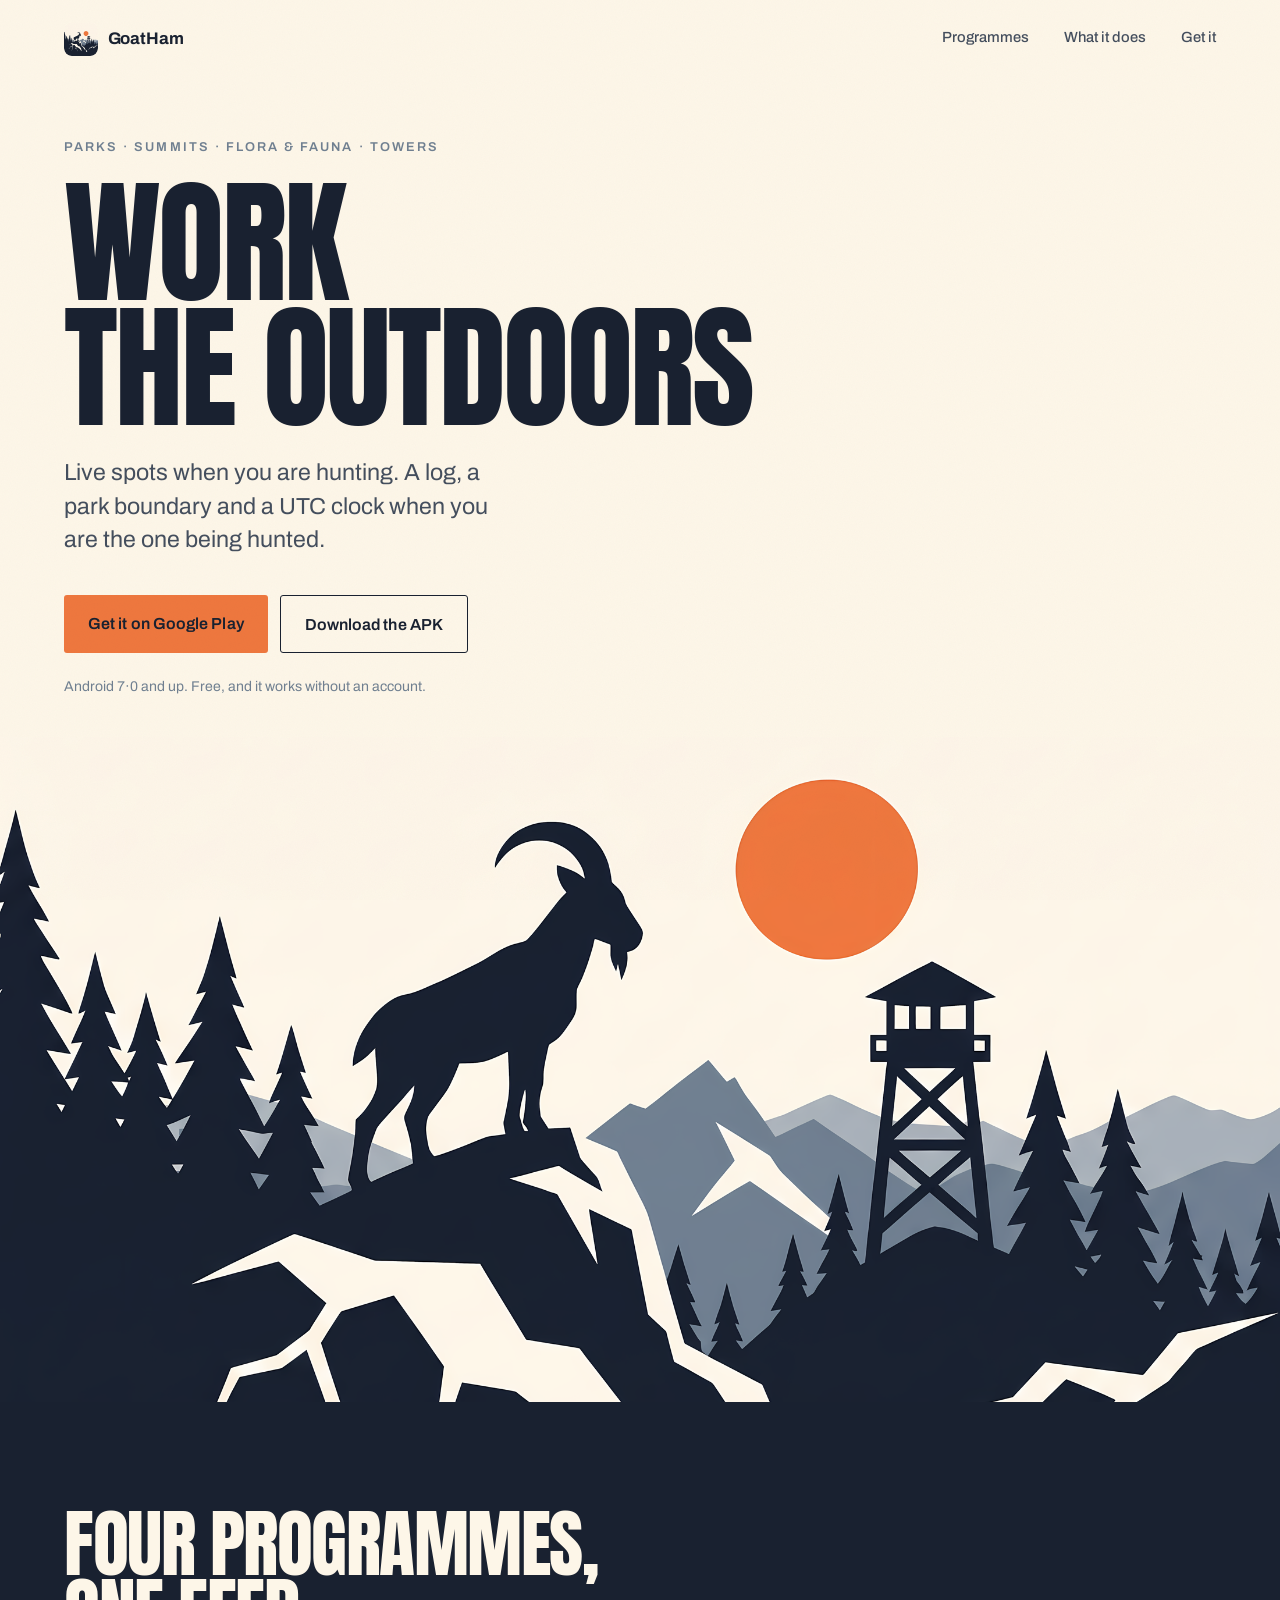
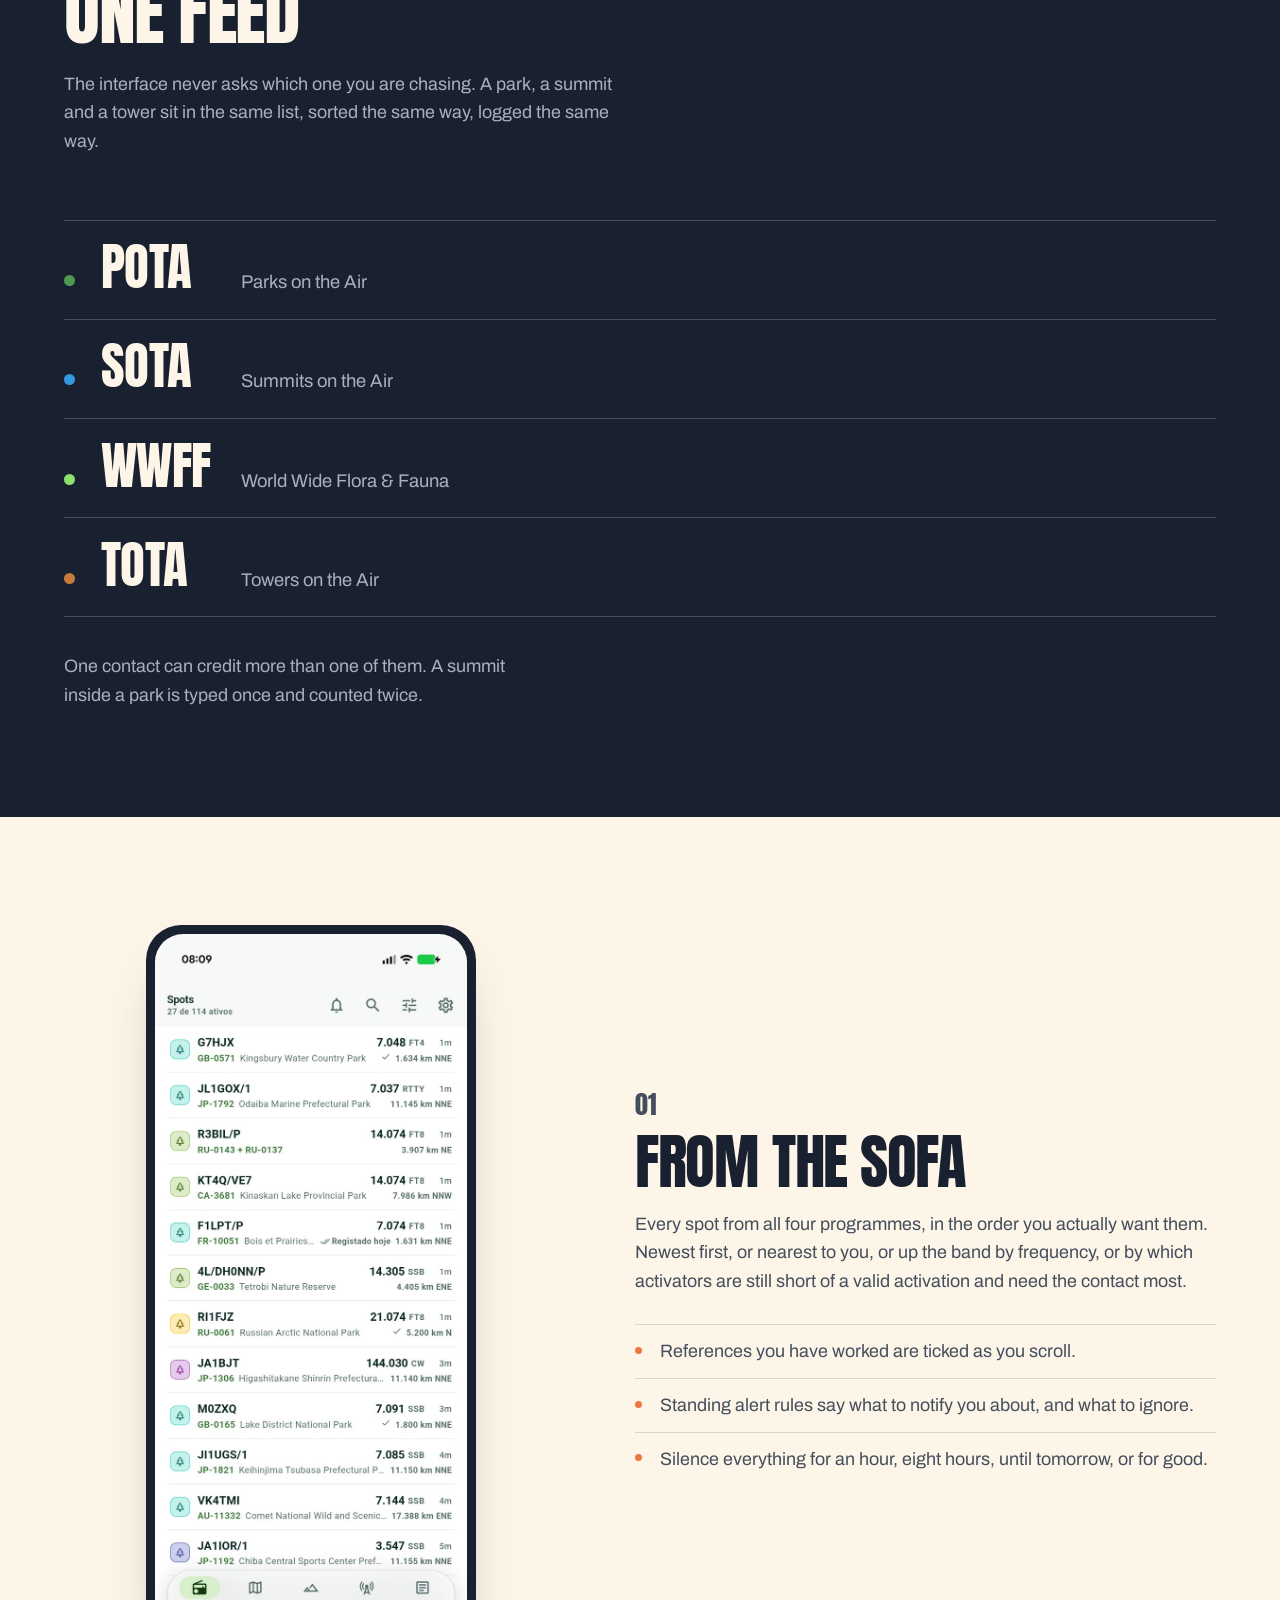
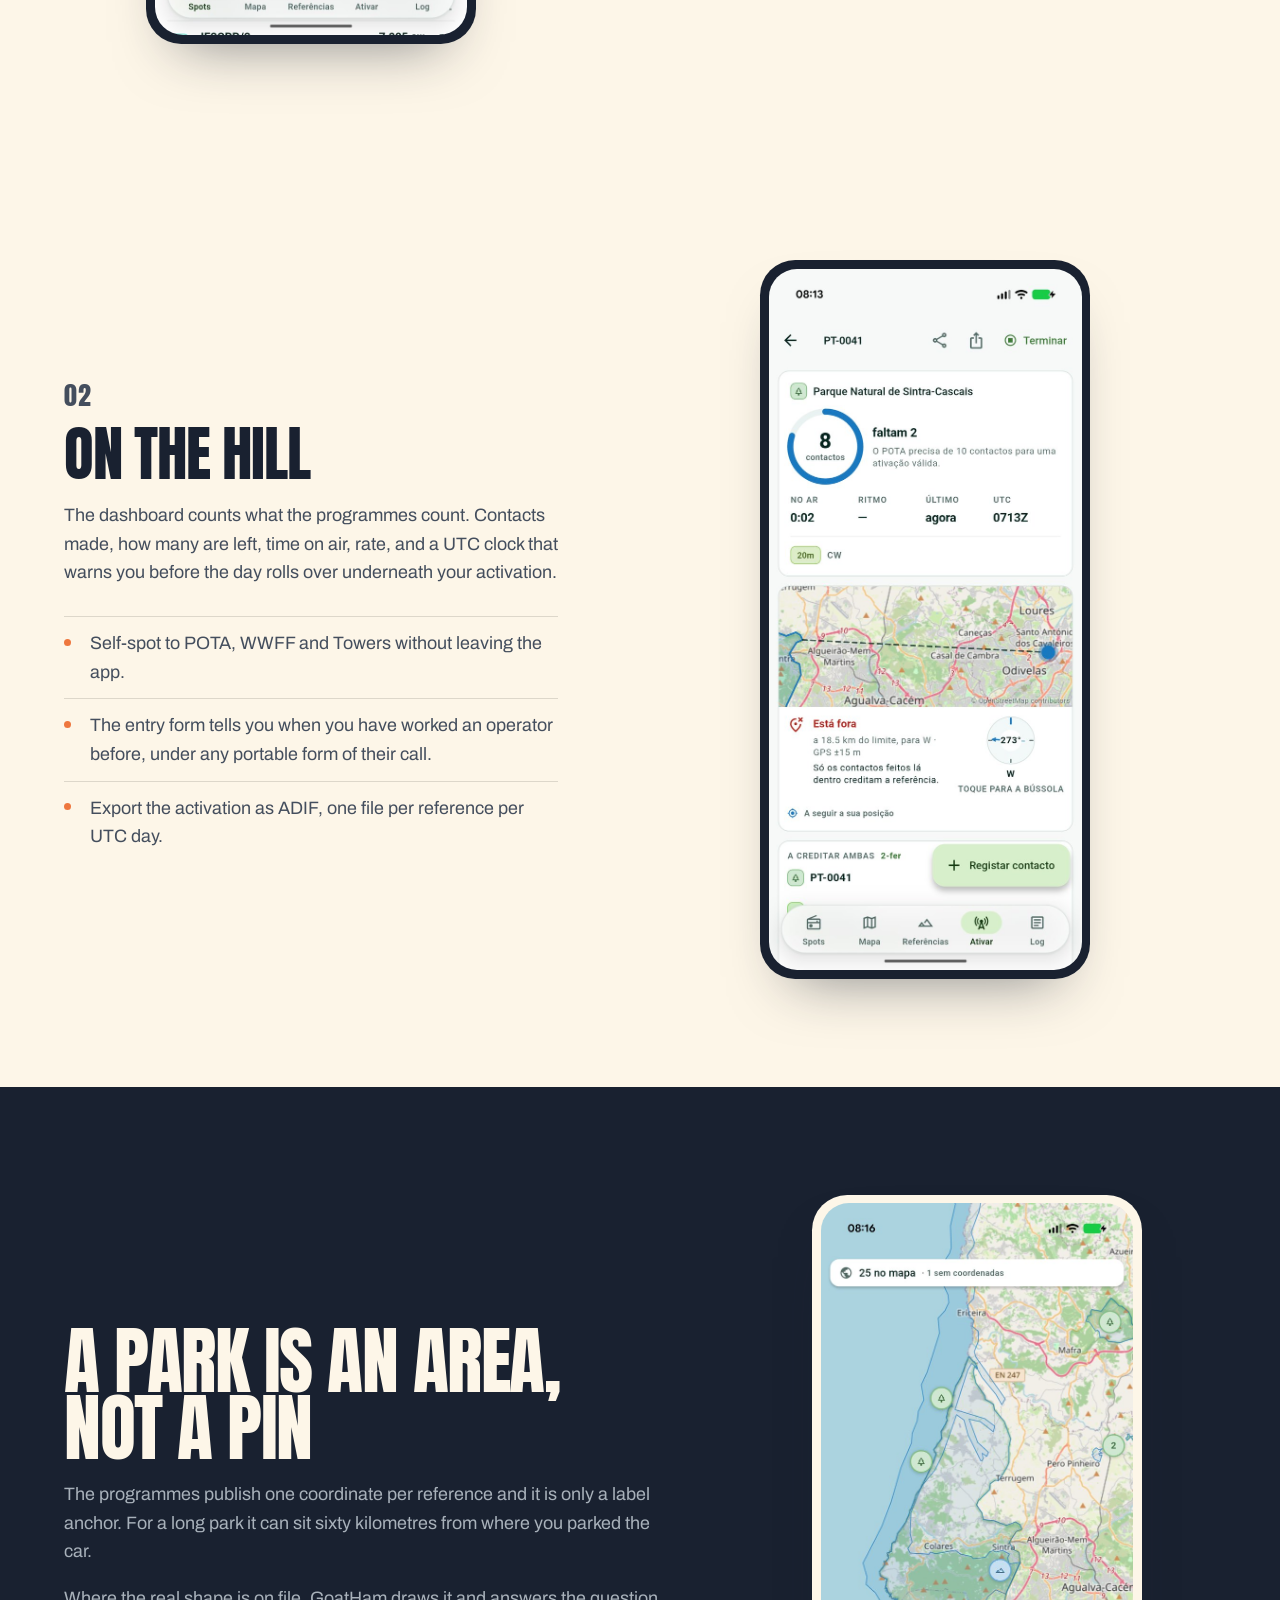
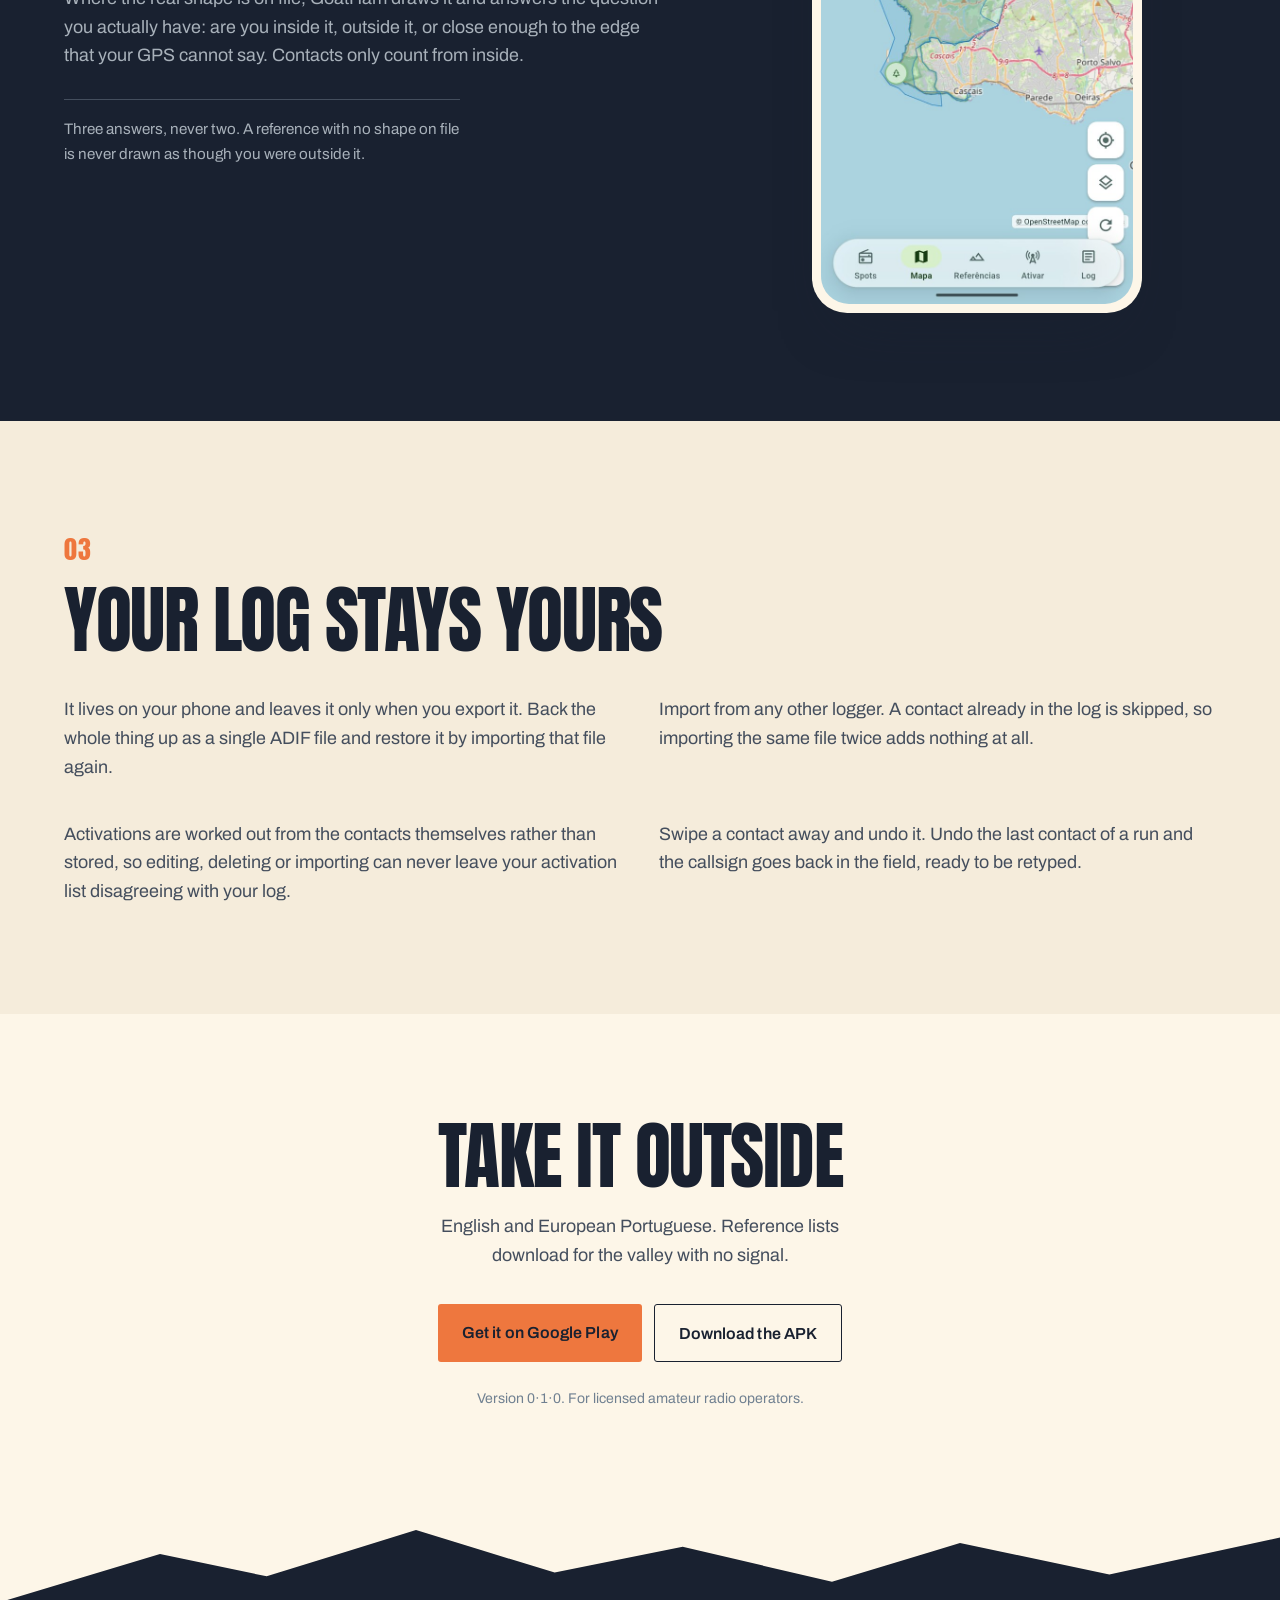
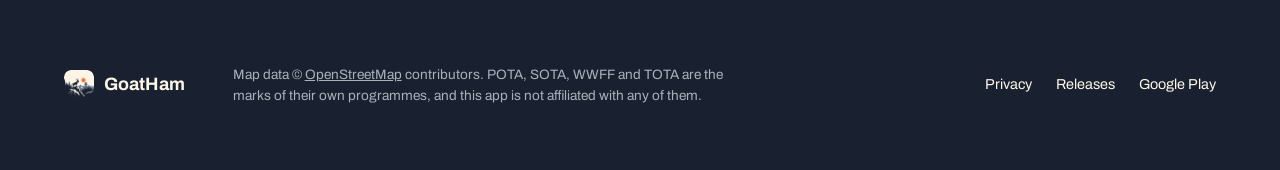
<file: index.html>
<!doctype html>
<html lang="en">
<head>
<meta charset="utf-8">
<meta name="viewport" content="width=device-width, initial-scale=1">
<title>GoatHam</title>
<meta name="description" content="A field companion for POTA, SOTA, WWFF and Towers on the Air. Live spots when you are hunting, and a log, a boundary and a UTC clock when you are the one on the hill.">

<meta property="og:title" content="GoatHam">
<meta property="og:description" content="Parks, summits and towers. One log. A field companion for POTA, SOTA, WWFF and Towers on the Air.">
<meta property="og:type" content="website">
<meta property="og:image" content="assets/og.png">
<meta name="twitter:card" content="summary_large_image">

<link rel="icon" href="assets/icon-32.png" sizes="32x32">
<link rel="apple-touch-icon" href="assets/icon-180.png">

<link rel="preconnect" href="https://fonts.googleapis.com">
<link rel="preconnect" href="https://fonts.gstatic.com" crossorigin>
<link href="https://fonts.googleapis.com/css2?family=Anton&family=Archivo:wght@400;500;600;700&display=swap" rel="stylesheet">
<link rel="stylesheet" href="styles.css">
</head>

<body>
<div class="grain" aria-hidden="true"></div>

<header class="topbar">
  <a class="wordmark" href="#top">
    <img src="assets/mark.png" alt="" width="34" height="34">
    <span>GoatHam</span>
  </a>
  <nav>
    <a href="#programmes">Programmes</a>
    <a href="#hunting">What it does</a>
    <a href="#get">Get it</a>
  </nav>
</header>

<main id="top">

  <!-- ─────────── hero ─────────── -->
  <section class="hero">
    <div class="hero-type">
      <p class="kicker reveal">Parks &middot; Summits &middot; Flora &amp; Fauna &middot; Towers</p>
      <h1 class="reveal" style="--d:60ms">Work<br>the outdoors</h1>
      <p class="lede reveal" style="--d:120ms">
        Live spots when you are hunting. A log, a park boundary and a UTC clock
        when you are the one being hunted.
      </p>
      <div class="actions reveal" style="--d:180ms">
        <a class="btn btn-primary" href="https://play.google.com/store/apps/details?id=com.jcalado.goatham">Get it on Google Play</a>
        <a class="btn btn-ghost" href="https://github.com/jcalado/goatham-site/releases">Download the APK</a>
      </div>
      <p class="fineprint reveal" style="--d:220ms">Android 7&middot;0 and up. Free, and it works without an account.</p>
    </div>

    <div class="hero-art reveal" style="--d:100ms">
      <img src="assets/ridge.png" alt="An ibex standing on a crag above a pine forest, a fire lookout tower on the ridge behind it, and a low orange sun." width="2200" height="1375">
    </div>
  </section>

  <!-- ─────────── programmes ─────────── -->
  <section class="programmes" id="programmes">
    <div class="wrap">
      <h2 class="section-head">Four programmes,<br>one feed</h2>
      <p class="section-lede">
        The interface never asks which one you are chasing. A park, a summit and
        a tower sit in the same list, sorted the same way, logged the same way.
      </p>
      <ul class="prog-list">
        <li><span class="dot" style="--c:#4F9A52"></span><b>POTA</b><span class="prog-full">Parks on the Air</span></li>
        <li><span class="dot" style="--c:#3299E1"></span><b>SOTA</b><span class="prog-full">Summits on the Air</span></li>
        <li><span class="dot" style="--c:#8CE16C"></span><b>WWFF</b><span class="prog-full">World Wide Flora &amp; Fauna</span></li>
        <li><span class="dot" style="--c:#C77B3C"></span><b>TOTA</b><span class="prog-full">Towers on the Air</span></li>
      </ul>
      <p class="prog-note">
        One contact can credit more than one of them. A summit inside a park is
        typed once and counted twice.
      </p>
    </div>
  </section>

  <!-- ─────────── act 1 ─────────── -->
  <section class="act" id="hunting">
    <div class="act-art">
      <div class="frame"><img src="assets/shot-spots.jpg" alt="The spot list, showing activators with their park reference, frequency, mode and distance." width="660" height="1481" loading="lazy"></div>
    </div>
    <div class="act-copy">
      <p class="act-no">01</p>
      <h2>From the sofa</h2>
      <p>
        Every spot from all four programmes, in the order you actually want them.
        Newest first, or nearest to you, or up the band by frequency, or by which
        activators are still short of a valid activation and need the contact most.
      </p>
      <ul class="plain">
        <li>References you have worked are ticked as you scroll.</li>
        <li>Standing alert rules say what to notify you about, and what to ignore.</li>
        <li>Silence everything for an hour, eight hours, until tomorrow, or for good.</li>
      </ul>
    </div>
  </section>

  <!-- ─────────── act 2 ─────────── -->
  <section class="act act-flip">
    <div class="act-art">
      <div class="frame"><img src="assets/shot-field.jpg" alt="An activation in progress: eight contacts of the ten POTA needs, time on air, the UTC clock, and a card saying the operator is 18.5 km outside the park boundary." width="660" height="1481" loading="lazy"></div>
    </div>
    <div class="act-copy">
      <p class="act-no">02</p>
      <h2>On the hill</h2>
      <p>
        The dashboard counts what the programmes count. Contacts made, how many
        are left, time on air, rate, and a UTC clock that warns you before the
        day rolls over underneath your activation.
      </p>
      <ul class="plain">
        <li>Self-spot to POTA, WWFF and Towers without leaving the app.</li>
        <li>The entry form tells you when you have worked an operator before, under any portable form of their call.</li>
        <li>Export the activation as ADIF, one file per reference per UTC day.</li>
      </ul>
    </div>
  </section>

  <!-- ─────────── boundary ─────────── -->
  <section class="boundary">
    <div class="wrap boundary-inner">
      <div class="boundary-copy">
        <h2 class="section-head light">A park is an area,<br>not a pin</h2>
        <p>
          The programmes publish one coordinate per reference and it is only a
          label anchor. For a long park it can sit sixty kilometres from where
          you parked the car.
        </p>
        <p>
          Where the real shape is on file, GoatHam draws it and answers the
          question you actually have: are you inside it, outside it, or close
          enough to the edge that your GPS cannot say. Contacts only count from
          inside.
        </p>
        <p class="aside">
          Three answers, never two. A reference with no shape on file is never
          drawn as though you were outside it.
        </p>
      </div>
      <div class="boundary-art">
        <div class="frame frame-light"><img src="assets/shot-map.jpg" alt="The map around Sintra and Cascais with real park boundaries outlined, clustered reference markers, and the operator's position." width="660" height="1481" loading="lazy"></div>
      </div>
    </div>
  </section>

  <!-- ─────────── act 3, the log ─────────── -->
  <section class="log">
    <div class="wrap">
      <p class="act-no">03</p>
      <h2 class="section-head">Your log stays yours</h2>
      <div class="log-grid">
        <p>
          It lives on your phone and leaves it only when you export it. Back the
          whole thing up as a single ADIF file and restore it by importing that
          file again.
        </p>
        <p>
          Import from any other logger. A contact already in the log is skipped,
          so importing the same file twice adds nothing at all.
        </p>
        <p>
          Activations are worked out from the contacts themselves rather than
          stored, so editing, deleting or importing can never leave your
          activation list disagreeing with your log.
        </p>
        <p>
          Swipe a contact away and undo it. Undo the last contact of a run and
          the callsign goes back in the field, ready to be retyped.
        </p>
      </div>
    </div>
  </section>

  <!-- ─────────── get it ─────────── -->
  <section class="get" id="get">
    <div class="wrap get-inner">
      <h2 class="section-head">Take it outside</h2>
      <p class="get-lede">
        English and European Portuguese. Reference lists download for the valley
        with no signal.
      </p>
      <div class="actions">
        <a class="btn btn-primary" href="https://play.google.com/store/apps/details?id=com.jcalado.goatham">Get it on Google Play</a>
        <a class="btn btn-ghost" href="https://github.com/jcalado/goatham-site/releases">Download the APK</a>
      </div>
      <p class="fineprint">Version 0&middot;1&middot;0. For licensed amateur radio operators.</p>
    </div>
  </section>

  <!-- the range rises out of the page and becomes the footer -->
  <svg class="ridge-rule" viewBox="0 0 1200 90" preserveAspectRatio="none" aria-hidden="true">
    <path d="M0 90 L150 38 L250 62 L390 12 L520 58 L640 30 L780 68 L900 26 L1040 60 L1200 20 L1200 90 Z" fill="currentColor"/>
  </svg>
</main>

<footer>
  <div class="wrap foot-inner">
    <div class="foot-brand">
      <img src="assets/mark.png" alt="" width="30" height="30">
      <span>GoatHam</span>
    </div>
    <p class="foot-legal">
      Map data &copy; <a href="https://www.openstreetmap.org/copyright">OpenStreetMap</a> contributors.
      POTA, SOTA, WWFF and TOTA are the marks of their own programmes, and this
      app is not affiliated with any of them.
    </p>
    <nav class="foot-links">
      <a href="privacy.html">Privacy</a>
      <a href="https://github.com/jcalado/goatham-site/releases">Releases</a>
      <a href="https://play.google.com/store/apps/details?id=com.jcalado.goatham">Google Play</a>
    </nav>
  </div>
</footer>

<script>
(function () {
  if (window.matchMedia('(prefers-reduced-motion: reduce)').matches) {
    document.querySelectorAll('.reveal').forEach(function (n) { n.classList.add('in'); });
    return;
  }
  document.querySelectorAll('.hero .reveal').forEach(function (n) { n.classList.add('in'); });
  var io = new IntersectionObserver(function (entries) {
    entries.forEach(function (e) {
      if (e.isIntersecting) { e.target.classList.add('in'); io.unobserve(e.target); }
    });
  }, { rootMargin: '0px 0px -12% 0px' });
  document.querySelectorAll('section:not(.hero) > *, .act-copy, .act-art, .boundary-copy, .boundary-art')
    .forEach(function (n) { n.classList.add('reveal'); io.observe(n); });
})();
</script>
</body>
</html>
</file>
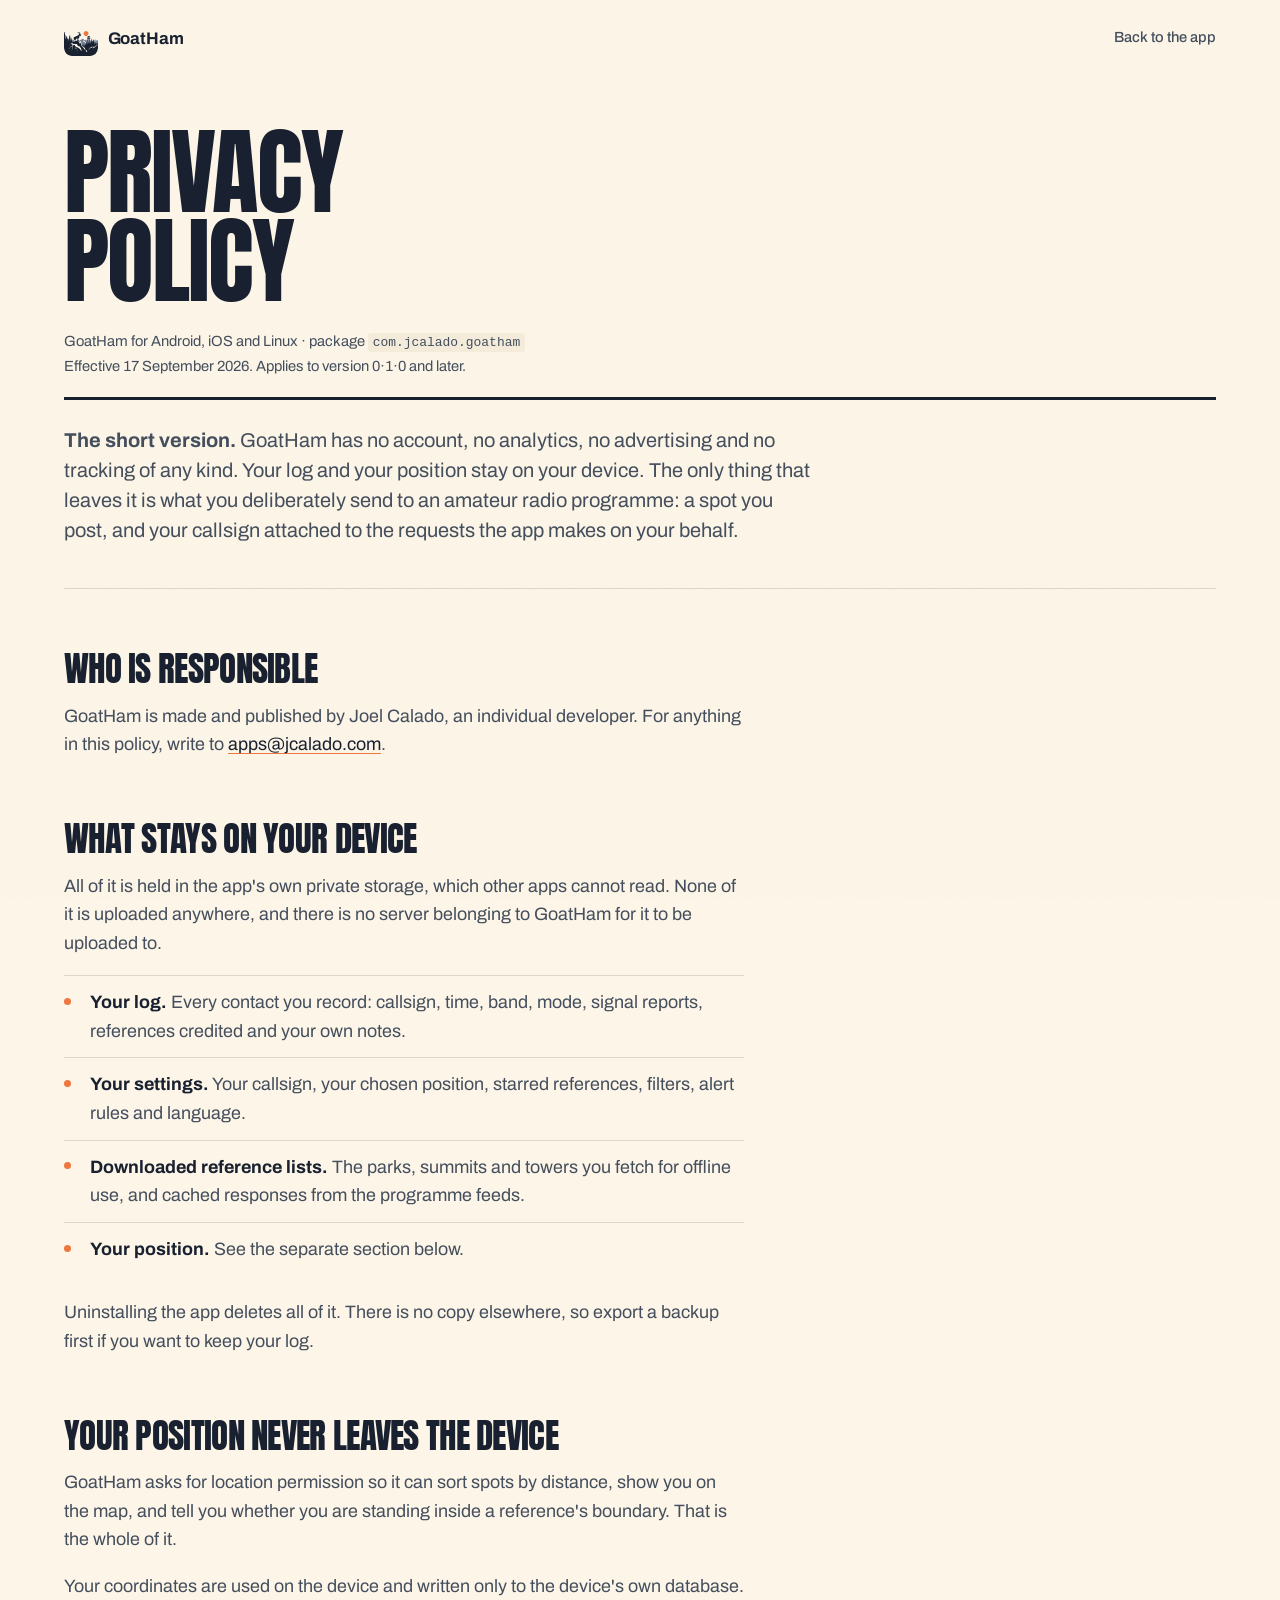
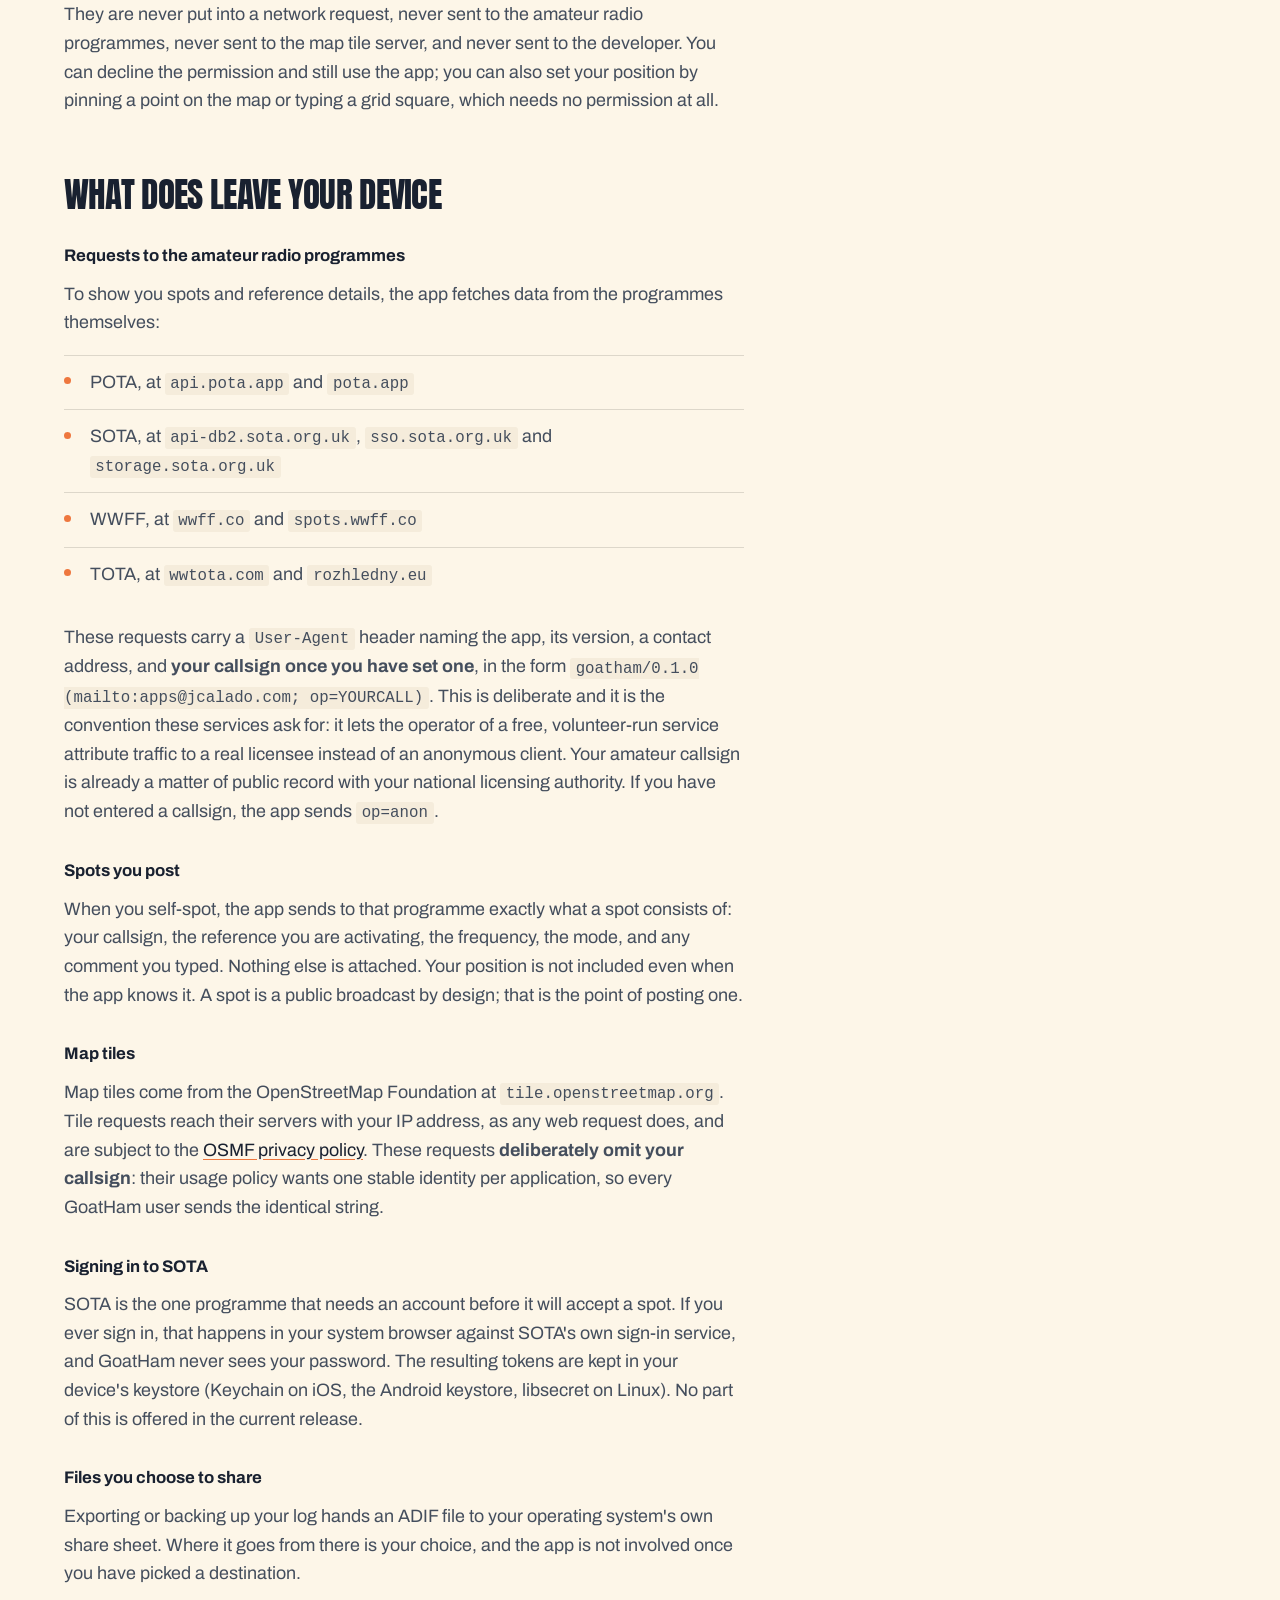
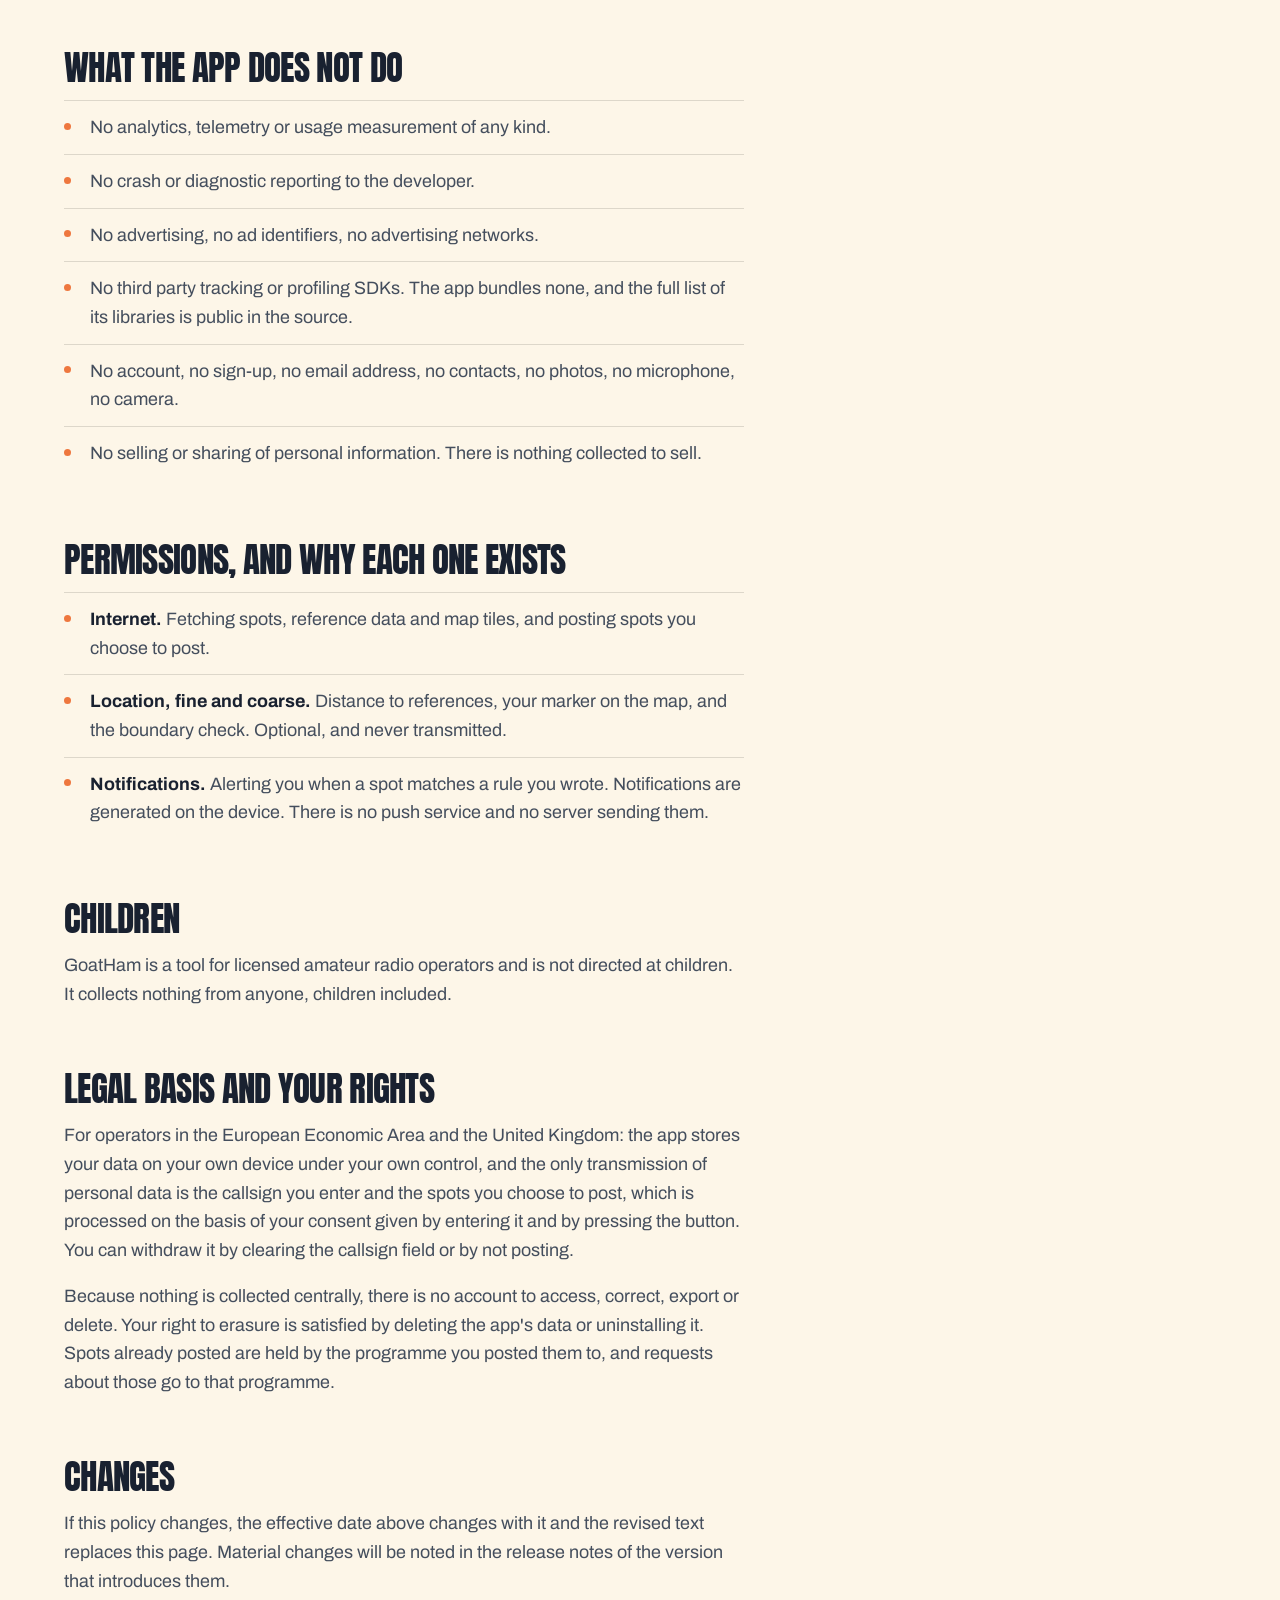
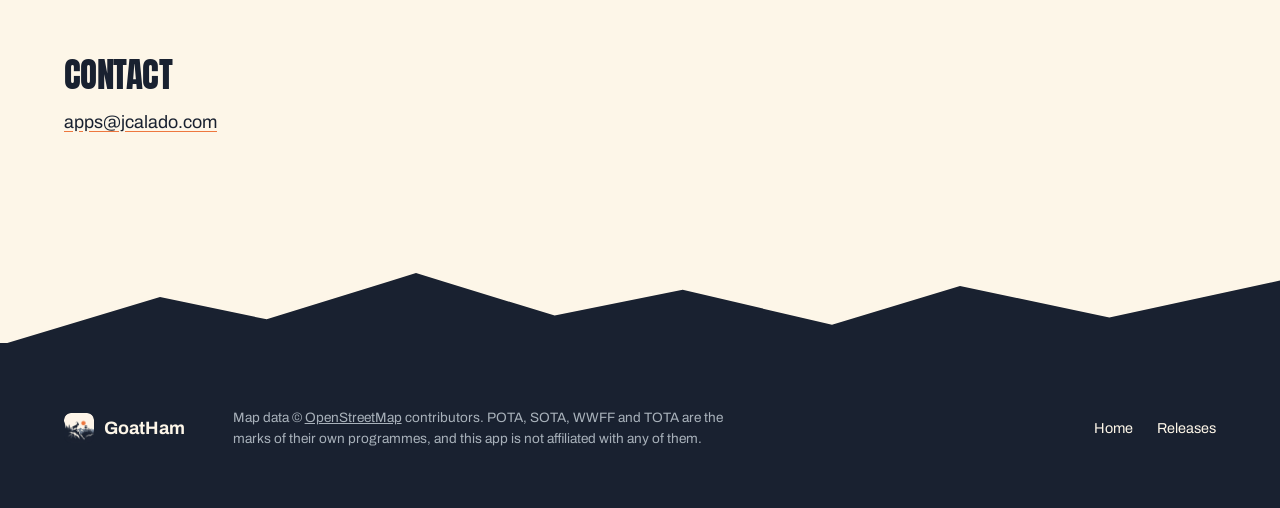
<file: privacy.html>
<!doctype html>
<html lang="en">
<head>
<meta charset="utf-8">
<meta name="viewport" content="width=device-width, initial-scale=1">
<title>Privacy policy &middot; GoatHam</title>
<meta name="description" content="What GoatHam stores on your device, what it sends to the amateur radio programmes, and what it never collects.">
<meta name="robots" content="index, follow">

<link rel="icon" href="assets/icon-32.png" sizes="32x32">
<link rel="apple-touch-icon" href="assets/icon-180.png">

<link rel="preconnect" href="https://fonts.googleapis.com">
<link rel="preconnect" href="https://fonts.gstatic.com" crossorigin>
<link href="https://fonts.googleapis.com/css2?family=Anton&family=Archivo:wght@400;500;600;700&display=swap" rel="stylesheet">
<link rel="stylesheet" href="styles.css">
</head>

<body>
<div class="grain" aria-hidden="true"></div>

<header class="topbar">
  <a class="wordmark" href="index.html">
    <img src="assets/mark.png" alt="" width="34" height="34">
    <span>GoatHam</span>
  </a>
  <nav><a href="index.html">Back to the app</a></nav>
</header>

<main class="doc">
  <div class="wrap">

    <h1 class="doc-title">Privacy<br>policy</h1>
    <p class="doc-meta">GoatHam for Android, iOS and Linux &middot; package <code>com.jcalado.goatham</code><br>
      Effective 17 September 2026. Applies to version 0&middot;1&middot;0 and later.</p>

    <div class="doc-summary">
      <p><b>The short version.</b> GoatHam has no account, no analytics, no
      advertising and no tracking of any kind. Your log and your position stay
      on your device. The only thing that leaves it is what you deliberately
      send to an amateur radio programme: a spot you post, and your callsign
      attached to the requests the app makes on your behalf.</p>
    </div>

    <h2>Who is responsible</h2>
    <p>
      GoatHam is made and published by Joel Calado, an individual developer.
      For anything in this policy, write to
      <a href="mailto:apps@jcalado.com">apps@jcalado.com</a>.
    </p>

    <h2>What stays on your device</h2>
    <p>
      All of it is held in the app's own private storage, which other apps
      cannot read. None of it is uploaded anywhere, and there is no server
      belonging to GoatHam for it to be uploaded to.
    </p>
    <ul class="plain doc-list">
      <li><b>Your log.</b> Every contact you record: callsign, time, band, mode,
        signal reports, references credited and your own notes.</li>
      <li><b>Your settings.</b> Your callsign, your chosen position, starred
        references, filters, alert rules and language.</li>
      <li><b>Downloaded reference lists.</b> The parks, summits and towers you
        fetch for offline use, and cached responses from the programme feeds.</li>
      <li><b>Your position.</b> See the separate section below.</li>
    </ul>
    <p>
      Uninstalling the app deletes all of it. There is no copy elsewhere, so
      export a backup first if you want to keep your log.
    </p>

    <h2>Your position never leaves the device</h2>
    <p>
      GoatHam asks for location permission so it can sort spots by distance,
      show you on the map, and tell you whether you are standing inside a
      reference's boundary. That is the whole of it.
    </p>
    <p>
      Your coordinates are used on the device and written only to the device's
      own database. They are never put into a network request, never sent to
      the amateur radio programmes, never sent to the map tile server, and
      never sent to the developer. You can decline the permission and still use
      the app; you can also set your position by pinning a point on the map or
      typing a grid square, which needs no permission at all.
    </p>

    <h2>What does leave your device</h2>

    <h3>Requests to the amateur radio programmes</h3>
    <p>
      To show you spots and reference details, the app fetches data from the
      programmes themselves:
    </p>
    <ul class="plain doc-list">
      <li>POTA, at <code>api.pota.app</code> and <code>pota.app</code></li>
      <li>SOTA, at <code>api-db2.sota.org.uk</code>, <code>sso.sota.org.uk</code> and <code>storage.sota.org.uk</code></li>
      <li>WWFF, at <code>wwff.co</code> and <code>spots.wwff.co</code></li>
      <li>TOTA, at <code>wwtota.com</code> and <code>rozhledny.eu</code></li>
    </ul>
    <p>
      These requests carry a <code>User-Agent</code> header naming the app, its
      version, a contact address, and <b>your callsign once you have set one</b>,
      in the form <code>goatham/0.1.0 (mailto:apps@jcalado.com; op=YOURCALL)</code>.
      This is deliberate and it is the convention these services ask for: it
      lets the operator of a free, volunteer-run service attribute traffic to a
      real licensee instead of an anonymous client. Your amateur callsign is
      already a matter of public record with your national licensing authority.
      If you have not entered a callsign, the app sends <code>op=anon</code>.
    </p>

    <h3>Spots you post</h3>
    <p>
      When you self-spot, the app sends to that programme exactly what a spot
      consists of: your callsign, the reference you are activating, the
      frequency, the mode, and any comment you typed. Nothing else is attached.
      Your position is not included even when the app knows it. A spot is a
      public broadcast by design; that is the point of posting one.
    </p>

    <h3>Map tiles</h3>
    <p>
      Map tiles come from the OpenStreetMap Foundation at
      <code>tile.openstreetmap.org</code>. Tile requests reach their servers with
      your IP address, as any web request does, and are subject to the
      <a href="https://wiki.osmfoundation.org/wiki/Privacy_Policy">OSMF privacy policy</a>.
      These requests <b>deliberately omit your callsign</b>: their usage policy
      wants one stable identity per application, so every GoatHam user sends the
      identical string.
    </p>

    <h3>Signing in to SOTA</h3>
    <p>
      SOTA is the one programme that needs an account before it will accept a
      spot. If you ever sign in, that happens in your system browser against
      SOTA's own sign-in service, and GoatHam never sees your password. The
      resulting tokens are kept in your device's keystore (Keychain on iOS, the
      Android keystore, libsecret on Linux). No part of this is offered in the
      current release.
    </p>

    <h3>Files you choose to share</h3>
    <p>
      Exporting or backing up your log hands an ADIF file to your operating
      system's own share sheet. Where it goes from there is your choice, and
      the app is not involved once you have picked a destination.
    </p>

    <h2>What the app does not do</h2>
    <ul class="plain doc-list">
      <li>No analytics, telemetry or usage measurement of any kind.</li>
      <li>No crash or diagnostic reporting to the developer.</li>
      <li>No advertising, no ad identifiers, no advertising networks.</li>
      <li>No third party tracking or profiling SDKs. The app bundles none, and
        the full list of its libraries is public in the source.</li>
      <li>No account, no sign-up, no email address, no contacts, no photos, no
        microphone, no camera.</li>
      <li>No selling or sharing of personal information. There is nothing
        collected to sell.</li>
    </ul>

    <h2>Permissions, and why each one exists</h2>
    <ul class="plain doc-list">
      <li><b>Internet.</b> Fetching spots, reference data and map tiles, and
        posting spots you choose to post.</li>
      <li><b>Location, fine and coarse.</b> Distance to references, your marker
        on the map, and the boundary check. Optional, and never transmitted.</li>
      <li><b>Notifications.</b> Alerting you when a spot matches a rule you
        wrote. Notifications are generated on the device. There is no push
        service and no server sending them.</li>
    </ul>

    <h2>Children</h2>
    <p>
      GoatHam is a tool for licensed amateur radio operators and is not directed
      at children. It collects nothing from anyone, children included.
    </p>

    <h2>Legal basis and your rights</h2>
    <p>
      For operators in the European Economic Area and the United Kingdom: the
      app stores your data on your own device under your own control, and the
      only transmission of personal data is the callsign you enter and the spots
      you choose to post, which is processed on the basis of your consent given
      by entering it and by pressing the button. You can withdraw it by clearing
      the callsign field or by not posting.
    </p>
    <p>
      Because nothing is collected centrally, there is no account to access,
      correct, export or delete. Your right to erasure is satisfied by deleting
      the app's data or uninstalling it. Spots already posted are held by the
      programme you posted them to, and requests about those go to that
      programme.
    </p>

    <h2>Changes</h2>
    <p>
      If this policy changes, the effective date above changes with it and the
      revised text replaces this page. Material changes will be noted in the
      release notes of the version that introduces them.
    </p>

    <h2>Contact</h2>
    <p>
      <a href="mailto:apps@jcalado.com">apps@jcalado.com</a>
    </p>

  </div>
</main>

<svg class="ridge-rule" viewBox="0 0 1200 90" preserveAspectRatio="none" aria-hidden="true">
  <path d="M0 90 L150 38 L250 62 L390 12 L520 58 L640 30 L780 68 L900 26 L1040 60 L1200 20 L1200 90 Z" fill="currentColor"/>
</svg>

<footer>
  <div class="wrap foot-inner">
    <div class="foot-brand">
      <img src="assets/mark.png" alt="" width="30" height="30">
      <span>GoatHam</span>
    </div>
    <p class="foot-legal">
      Map data &copy; <a href="https://www.openstreetmap.org/copyright">OpenStreetMap</a> contributors.
      POTA, SOTA, WWFF and TOTA are the marks of their own programmes, and this
      app is not affiliated with any of them.
    </p>
    <nav class="foot-links">
      <a href="index.html">Home</a>
      <a href="https://github.com/jcalado/goatham-site/releases">Releases</a>
    </nav>
  </div>
</footer>
</body>
</html>
</file>
<file: styles.css>
/* GoatHam promotional site
   Palette sampled from design/brand/app_icon.png in the app repository.
   See DESIGN.md for the reasoning behind every value here. */

:root {
  --cream:       oklch(0.975 0.020 84.6);
  --cream-shade: oklch(0.945 0.024 82);
  --navy:        oklch(0.247 0.031 262.6);
  --navy-soft:   oklch(0.420 0.028 260);
  --sun:         oklch(0.698 0.163 44.3);
  --sun-deep:    oklch(0.636 0.158 42);
  --slate:       oklch(0.593 0.032 250);
  --slate-pale:  oklch(0.756 0.016 248);

  --ease: cubic-bezier(0.22, 1, 0.36, 1);
  --gut: clamp(1.25rem, 5vw, 5rem);
  --sect: clamp(5rem, 12vh, 9rem);
}

*, *::before, *::after { box-sizing: border-box; }

html { -webkit-text-size-adjust: 100%; scroll-behavior: smooth; }
@media (prefers-reduced-motion: reduce) { html { scroll-behavior: auto; } }

body {
  margin: 0;
  background: var(--cream);
  color: var(--navy);
  font-family: Archivo, system-ui, sans-serif;
  font-size: clamp(1rem, 0.96rem + 0.2vw, 1.125rem);
  line-height: 1.6;
  overflow-x: hidden;
  font-variant-numeric: tabular-nums;
}

img { max-width: 100%; height: auto; display: block; }
a { color: inherit; }

/* screenprint tooth. the only decorative effect on the page. */
.grain {
  position: fixed; inset: 0; z-index: 99; pointer-events: none;
  opacity: 0.035; mix-blend-mode: multiply;
  background-image: url("data:image/svg+xml,%3Csvg xmlns='http://www.w3.org/2000/svg' width='180' height='180'%3E%3Cfilter id='n'%3E%3CfeTurbulence type='fractalNoise' baseFrequency='0.85' numOctaves='3'/%3E%3C/filter%3E%3Crect width='180' height='180' filter='url(%23n)'/%3E%3C/svg%3E");
}

.wrap { width: min(1180px, 100% - var(--gut) * 2); margin-inline: auto; }

/* ─────────── type scale ─────────── */

h1, h2 {
  font-family: Anton, Impact, sans-serif;
  font-weight: 400;
  letter-spacing: -0.02em;
  line-height: 0.92;
  text-transform: uppercase;
  margin: 0;
}

h1 { font-size: clamp(3.4rem, 11vw, 8.5rem); }

.section-head { font-size: clamp(2.4rem, 6vw, 4.6rem); }
.section-head.light { color: var(--cream); }

.kicker {
  font-size: 0.8rem; font-weight: 600; letter-spacing: 0.16em;
  text-transform: uppercase; color: var(--slate); margin: 0 0 1.4rem;
}

.lede {
  font-size: clamp(1.1rem, 0.98rem + 0.6vw, 1.45rem);
  line-height: 1.45; max-width: 34ch; color: var(--navy-soft);
  margin: 1.6rem 0 2.4rem;
}

.section-lede { max-width: 56ch; color: var(--navy-soft); margin: 1.5rem 0 0; }

p { max-width: 68ch; }

/* ─────────── top bar ─────────── */

.topbar {
  display: flex; align-items: center; justify-content: space-between;
  gap: 1rem; padding: 1.4rem var(--gut) 0;
}

.wordmark {
  display: flex; align-items: center; gap: 0.6rem;
  text-decoration: none; font-weight: 700; letter-spacing: -0.01em;
  font-size: 1.05rem;
}
.wordmark img { border-radius: 8px; }

.topbar nav { display: flex; gap: clamp(1rem, 3vw, 2.2rem); }
.topbar nav a {
  text-decoration: none; font-size: 0.92rem; font-weight: 500;
  color: var(--navy-soft); padding-bottom: 2px;
  border-bottom: 1px solid transparent;
  transition: color 0.25s var(--ease), border-color 0.25s var(--ease);
}
.topbar nav a:hover { color: var(--navy); border-bottom-color: var(--sun); }
@media (max-width: 560px) { .topbar nav a:first-child { display: none; } }

/* ─────────── hero ─────────── */

.hero { padding: clamp(3rem, 9vh, 6.5rem) 0 0; }

.hero-type { width: min(1180px, 100% - var(--gut) * 2); margin-inline: auto; }

.actions { display: flex; flex-wrap: wrap; gap: 0.75rem; }

.btn {
  display: inline-block; text-decoration: none;
  font-weight: 600; font-size: 1rem; letter-spacing: 0.005em;
  padding: 0.95rem 1.5rem; border-radius: 3px;
  transition: transform 0.25s var(--ease), background-color 0.25s var(--ease);
}
.btn-primary { background: var(--sun); color: var(--navy); }
.btn-primary:hover { background: var(--sun-deep); transform: translateY(-2px); }
.btn-ghost { border: 1.5px solid var(--navy); color: var(--navy); }
.btn-ghost:hover { background: var(--navy); color: var(--cream); transform: translateY(-2px); }

.fineprint { font-size: 0.88rem; color: var(--slate); margin: 1.4rem 0 0; }

/* the artwork runs edge to edge. its sky is the same cream as the page,
   so the top of the picture dissolves into the ground on its own and needs
   no mask over the subject. object-fit keeps the goat and the sun in shot
   while the band's height stays under control on wide viewports. */
.hero-art { margin-top: clamp(1rem, 3vw, 2.5rem); }
.hero-art img {
  width: 100%;
  height: clamp(300px, 52vw, 780px);
  object-fit: cover;
  object-position: center top;
}

/* ─────────── programmes ─────────── */

.programmes { background: var(--navy); color: var(--cream); padding: var(--sect) 0; }
.programmes .section-head { color: var(--cream); }
.programmes .section-lede { color: var(--slate-pale); }

.prog-list {
  list-style: none; margin: clamp(2.5rem, 6vw, 4rem) 0 0; padding: 0;
  display: grid; gap: 0;
}
.prog-list li {
  display: flex; align-items: baseline; gap: clamp(0.8rem, 2vw, 1.6rem);
  padding: clamp(0.9rem, 2vw, 1.3rem) 0;
  border-top: 1px solid oklch(0.42 0.028 260);
}
.prog-list li:last-child { border-bottom: 1px solid oklch(0.42 0.028 260); }

.dot {
  width: 11px; height: 11px; border-radius: 50%;
  background: var(--c); flex: none; transform: translateY(-2px);
}
.prog-list b {
  font-family: Anton, Impact, sans-serif; font-weight: 400;
  font-size: clamp(1.8rem, 5vw, 3.2rem); letter-spacing: -0.01em;
  line-height: 1; min-width: 4.6ch;
}
.prog-full { color: var(--slate-pale); font-size: clamp(0.95rem, 2vw, 1.15rem); }

.prog-note { color: var(--slate-pale); margin: 2.2rem 0 0; max-width: 46ch; }

/* ─────────── the three acts ─────────── */

.act {
  display: grid; gap: clamp(2.5rem, 6vw, 5rem);
  align-items: center;
  width: min(1180px, 100% - var(--gut) * 2); margin-inline: auto;
  padding: var(--sect) 0;
}
@media (min-width: 900px) {
  .act { grid-template-columns: 0.85fr 1fr; }
  .act-flip .act-art { order: 2; }
}

.act-no {
  font-family: Anton, Impact, sans-serif; font-size: 1.6rem;
  color: var(--sun); margin: 0 0 0.6rem; letter-spacing: 0.02em;
}
.act h2 { font-size: clamp(2.2rem, 5.5vw, 3.8rem); margin-bottom: 1.2rem; }
.act p { color: var(--navy-soft); }

.plain { list-style: none; padding: 0; margin: 1.8rem 0 0; }
.plain li {
  padding: 0.75rem 0 0.75rem 1.6rem; position: relative;
  border-top: 1px solid oklch(0.88 0.018 84);
  color: var(--navy-soft); max-width: 60ch;
}
.plain li::before {
  content: ""; position: absolute; left: 0; top: 1.35rem;
  width: 7px; height: 7px; background: var(--sun); border-radius: 50%;
}

/* device frame: what keeps the app's green interface from reading
   as one of the brand colours. */
.frame {
  background: var(--navy); border-radius: 2.2rem; padding: 0.55rem;
  width: min(330px, 78vw); margin-inline: auto;
  box-shadow: 0 30px 60px -32px oklch(0.247 0.031 262.6 / 0.55);
}
.frame img { border-radius: 1.75rem; }
.frame-light { background: var(--cream); }

/* ─────────── boundary ─────────── */

.boundary { background: var(--navy); color: var(--cream); padding: var(--sect) 0; }
.boundary-inner { display: grid; gap: clamp(2.5rem, 6vw, 5rem); align-items: center; }
@media (min-width: 900px) { .boundary-inner { grid-template-columns: 1fr 0.8fr; } }
.boundary p { color: var(--slate-pale); }
.boundary .aside {
  border-top: 1px solid oklch(0.42 0.028 260);
  /* slate would be 3.98:1 on this navy. slate-pale is 7.42:1. */
  padding-top: 1.1rem; margin-top: 1.8rem;
  color: var(--slate-pale); font-size: 0.95rem; max-width: 44ch;
}

/* ─────────── log ─────────── */

.log { background: var(--cream-shade); padding: var(--sect) 0; }
.log .act-no { margin-bottom: 1rem; }
.log-grid { display: grid; gap: clamp(1.4rem, 3vw, 2.6rem); margin-top: 2.6rem; }
@media (min-width: 760px) { .log-grid { grid-template-columns: 1fr 1fr; } }
.log-grid p { color: var(--navy-soft); margin: 0; }

/* ─────────── get it ─────────── */

.get { padding: var(--sect) 0; text-align: center; }
/* sits flush on the footer so the silhouette and the footer are one mass */
.ridge-rule {
  display: block; width: 100%; height: clamp(46px, 6.5vw, 86px);
  color: var(--navy); margin-bottom: -2px;
}
.get-inner { padding-top: 0; }
.get .actions { justify-content: center; margin-top: 2.2rem; }
.get-lede { margin: 1.4rem auto 0; color: var(--navy-soft); max-width: 46ch; }
.get .fineprint { margin: 1.6rem auto 0; }

/* ─────────── footer ─────────── */

footer { background: var(--navy); color: var(--slate-pale); padding: clamp(2.5rem, 6vw, 4rem) 0; }
.foot-inner { display: grid; gap: 1.6rem; }
@media (min-width: 860px) {
  .foot-inner { grid-template-columns: auto 1fr auto; align-items: center; gap: 3rem; }
}
.foot-brand {
  display: flex; align-items: center; gap: 0.6rem;
  color: var(--cream); font-weight: 700;
}
.foot-brand img { border-radius: 7px; }
.foot-legal { font-size: 0.85rem; line-height: 1.55; margin: 0; max-width: 62ch; }
.foot-legal a { color: var(--slate-pale); }
.foot-links { display: flex; gap: 1.5rem; }
.foot-links a { font-size: 0.9rem; text-decoration: none; color: var(--cream); }
.foot-links a:hover { color: var(--sun); }

/* ─────────── reveal ─────────── */

.reveal { opacity: 0; transform: translateY(12px); }
.reveal.in {
  opacity: 1; transform: none;
  transition: opacity 0.7s var(--ease) var(--d, 0ms), transform 0.7s var(--ease) var(--d, 0ms);
}
@media (prefers-reduced-motion: reduce) {
  .reveal, .reveal.in { opacity: 1; transform: none; transition: none; }
  .btn:hover { transform: none; }
}

/* ─────────── document pages (privacy) ─────────── */

.doc { padding: clamp(3rem, 8vh, 6rem) 0 var(--sect); }
.doc-title { font-size: clamp(3rem, 9vw, 6rem); margin-bottom: 1.5rem; }
.doc-meta { color: var(--slate); font-size: 0.92rem; line-height: 1.7; margin: 0 0 2.5rem; }
.doc code {
  font-family: ui-monospace, SFMono-Regular, Menlo, monospace;
  font-size: 0.88em; background: var(--cream-shade);
  padding: 0.12em 0.36em; border-radius: 3px; word-break: break-word;
}

/* the honest précis, before the detail. one panel on the page, not a card system. */
.doc-summary {
  border-top: 3px solid var(--navy); border-bottom: 1px solid oklch(0.88 0.018 84);
  padding: 1.6rem 0; margin-bottom: 3rem;
}
.doc-summary p { margin: 0; font-size: clamp(1.05rem, 1rem + 0.35vw, 1.25rem); line-height: 1.5; }

.doc h2 {
  font-size: clamp(1.5rem, 3.4vw, 2.2rem);
  margin: clamp(2.8rem, 6vw, 4rem) 0 1rem;
}
.doc h3 {
  font-family: Archivo, system-ui, sans-serif;
  font-size: 1.05rem; font-weight: 700; letter-spacing: 0;
  text-transform: none; margin: 2rem 0 0.6rem;
}
.doc p { color: var(--navy-soft); margin: 0 0 1.1rem; }
.doc a { color: var(--navy); text-decoration-color: var(--sun); text-underline-offset: 3px; }
.doc a:hover { color: var(--sun-deep); }

.doc-list { margin: 0 0 1.4rem; }
.doc-list li { max-width: 68ch; }
.doc-list b { color: var(--navy); }
</file>
